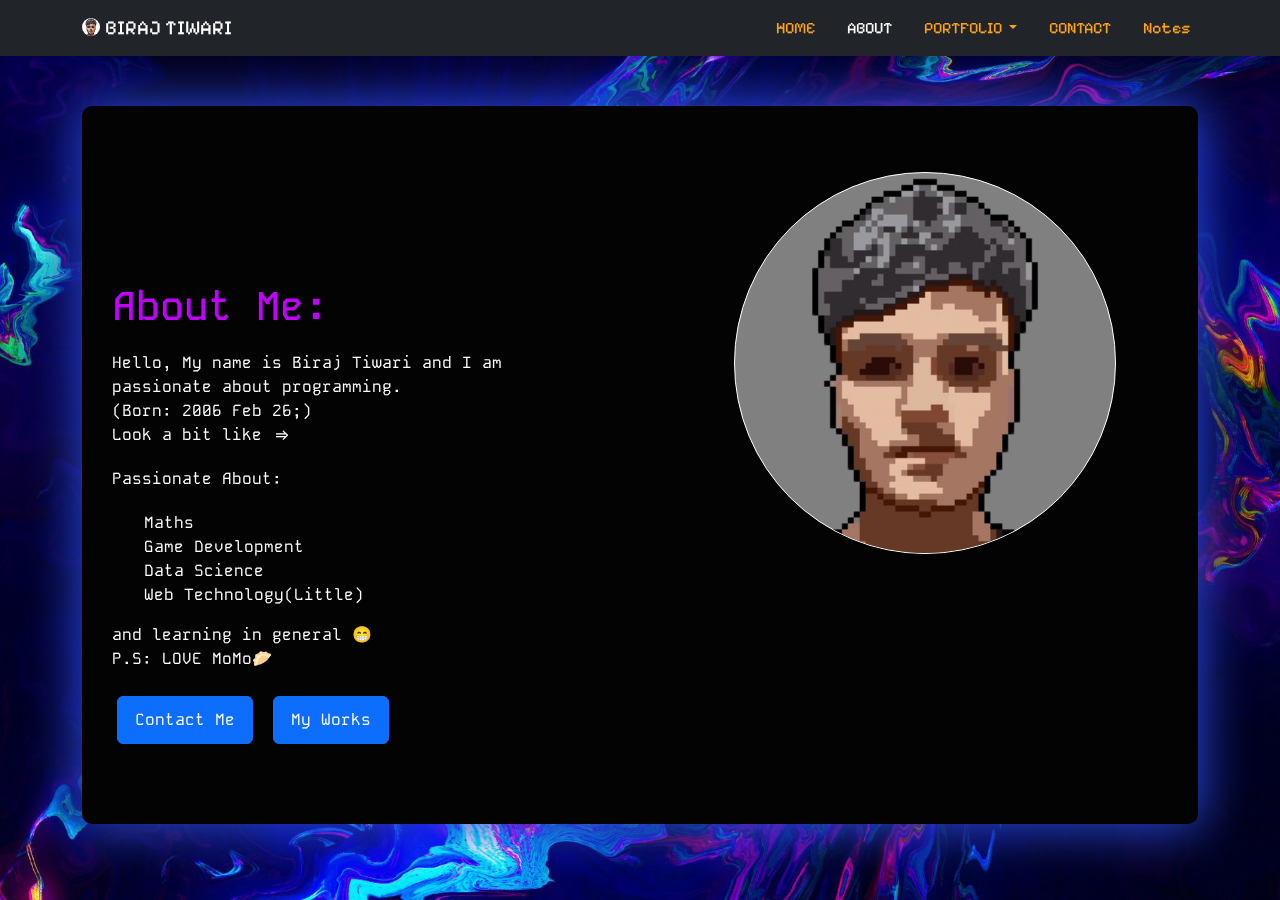
<file: about.html>
<!DOCTYPE html>

<html lang="en">
    <head>
        <!-- Meta Tags -->
        <meta charset="UTF-8">
        <meta name="description" content="Personal Website">
        <meta name="keywords" content="Biraj Tiwari, Game Developer, Game Designer, Programmer, Data Scientist">
        <meta name="author" content="Biraj Tiwari">
        <meta name="viewport" content="width=device-width, initial-scale=1.0">
        <meta http-equiv="Cache-Control" content="no-cache, no-store, must-revalidate">


        <!-- additional scripts for consistency -->
        <link href = "reset.css" rel="stylesheet">
        
        <!-- bootstrap and my css -->
        <link href="https://cdn.jsdelivr.net/npm/bootstrap@5.2.3/dist/css/bootstrap.min.css" rel="stylesheet">
        <script src="https://cdn.jsdelivr.net/npm/bootstrap@5.2.3/dist/js/bootstrap.bundle.min.js"></script>
        <link href="styles.css" rel="stylesheet">
        <script src="index.js"></script>

        <!-- Font from google -->
        <link rel="preconnect" href="https://fonts.googleapis.com">
        <link rel="preconnect" href="https://fonts.gstatic.com" crossorigin>
        <link href="https://fonts.googleapis.com/css2?family=Pixelify+Sans:wght@400..700&display=swap" rel="stylesheet">
        <link href="https://fonts.googleapis.com/css2?family=Kode+Mono:wght@400..700&display=swap" rel="stylesheet">
        
        <!-- Favicon -->
        <link rel="icon" href="img/myFace.png" type="image/icon type">

        <title>AmBiraj</title>
    </head>
    <body>
        <nav class="navbar navbar-expand-lg sticky-top navbar-dark bg-dark">
            <div class="container">
                <a class="navbar-brand" href="#"><img src = "img/myFace.png" id = "faceNavBar">BIRAJ TIWARI</a>
                <button class="navbar-toggler" type="button" data-bs-toggle="collapse" data-bs-target="#navbarSupportedContent" aria-controls="navbarSupportedContent" aria-expanded="false" aria-label="Toggle navigation">
                    <span class="navbar-toggler-icon"></span>
                </button>

                <div class="collapse navbar-collapse justify-content-end" id="navbarSupportedContent">
                    <ul class = "navbar-nav text-right">
                        <!-- Home -->
                        <li class="nav-item">
                            <a class="nav-link" href="home">HOME</a>
                        </li>

                        <!-- About -->
                        <li class="nav-item">
                            <a class="nav-link active" href="#">ABOUT</a>
                        </li>

                        <!-- Portfolio -->
                        <li class="nav-item dropdown">
                            <a class="nav-link dropdown-toggle" href="#" role="button" data-bs-toggle="dropdown" aria-expanded="false">
                                PORTFOLIO
                            </a>
                            <ul class="dropdown-menu">
                                <li><a class="dropdown-item" href="portfolio#collab">Collab Work</a></li>
                                <li><a class="dropdown-item" href="portfolio#self">Self Project</a></li>
                                <li><hr class="dropdown-divider"></li>
                                <li><a class="dropdown-item" href="portfolio#other"">OTHER</a></li>
                            </ul> 
                        </li>

                        <!-- Contact -->
                        <li class="nav-item">
                            <a class="nav-link" aria-current="page" href="contact">CONTACT</a>
                        </li>

                        <!-- Notes -->
                        <li class="nav-item">
                            <a class="nav-link" aria-current="page" href="https://birajtiwari.com.np/notes">Notes</a>
                        </li>
                    </ul>
                </div>
            </div>
        </nav>

        <main>
            <div class = "container">
                <div class = "wrapper">
                    <div class = "row">
                        <div class = "col-md-6">
                            <div class = "feature-box">
                                <h1>About Me:</h1>
                                <p>
                                    Hello, My name is Biraj Tiwari and I am passionate about programming.<br>
                                    (Born: 2006 Feb 26;) <br>
                                    <span class="disableOnSmallerDevice">Look a bit like =></span>
                                </p>

                                <p>
                                    Passionate About:
                                    <ul>
                                        <li>Maths</li>
                                        <li>Game Development</li>
                                        <li>Data Science</li>
                                        <li>Web Technology(Little)</li>
                                    </ul>
                                    <i>and learning in general</i> 😁<br>
                                    P.S: LOVE MoMo🥟
                                </p>
                                <button type="button" class="btn btn-primary"><a href = "contact.html">Contact Me</a></button>
                                <button type="button" class="btn btn-primary" id = "work"><a href = "home.html">My Works</a></button>
                            </div>
                        </div>
                        <div class = "col-md-6">
                            <img src = "img/myFace.png" class = "feature-img">
                        </div>
                    </div>
                </div>
            </div>
        </main>
        <button type="button" class="btn btn-light scroll-to-top-btn" id = "toTop" onclick="toTop()">&uarr;</button>
        <img src="img/background.jpg" class = "background-Img">
    </body>
</html>
</file>
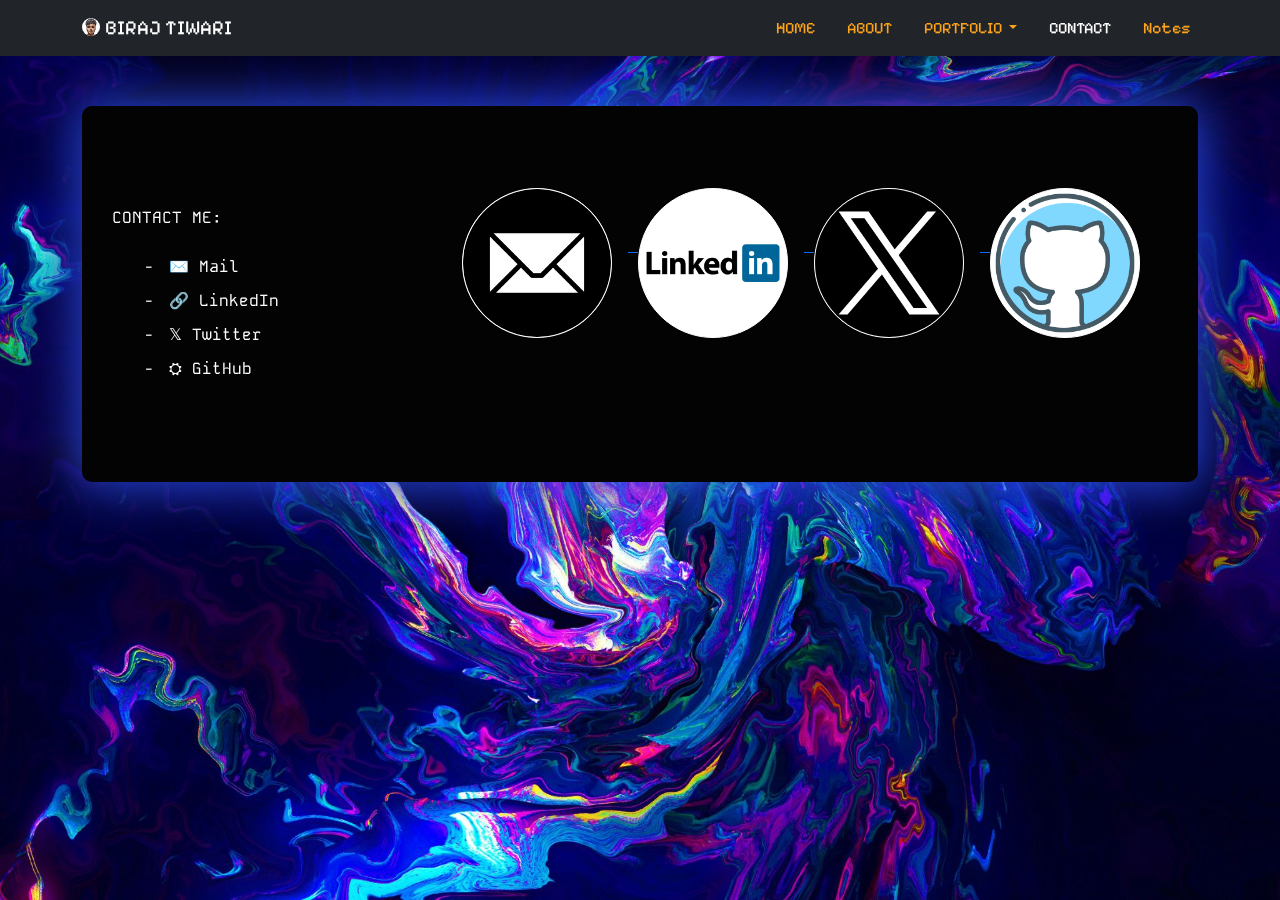
<file: contact.html>
<!DOCTYPE html>

<html lang="en">
    <head>
        <!-- Meta Tags -->
        <meta charset="UTF-8">
        <meta name="description" content="Personal Website">
        <meta name="keywords" content="Biraj Tiwari, Game Developer, Game Designer, Programmer, Data Scientist">
        <meta name="author" content="Biraj Tiwari">
        <meta name="viewport" content="width=device-width, initial-scale=1.0">
        <meta http-equiv="Cache-Control" content="no-cache, no-store, must-revalidate">


        <!-- additional scripts for consistency -->
        <link href = "reset.css" rel="stylesheet">
        
        <!-- bootstrap and my css -->
        <link href="https://cdn.jsdelivr.net/npm/bootstrap@5.2.3/dist/css/bootstrap.min.css" rel="stylesheet">
        <script src="https://cdn.jsdelivr.net/npm/bootstrap@5.2.3/dist/js/bootstrap.bundle.min.js"></script>
        <link href="styles.css" rel="stylesheet">
        <script src="index.js"></script>

        <!-- Font from google -->
        <link rel="preconnect" href="https://fonts.googleapis.com">
        <link rel="preconnect" href="https://fonts.gstatic.com" crossorigin>
        <link href="https://fonts.googleapis.com/css2?family=Pixelify+Sans:wght@400..700&display=swap" rel="stylesheet">
        <link href="https://fonts.googleapis.com/css2?family=Kode+Mono:wght@400..700&display=swap" rel="stylesheet">
        
        <!-- Favicon -->
        <link rel="icon" href="img/myFace.png" type="image/icon type">

        <title>AmBiraj</title>
    </head>
    <body>
        <nav class="navbar navbar-expand-lg sticky-top navbar-dark bg-dark">
            <div class="container">
                <a class="navbar-brand" href="about"><img src = "img/myFace.png" id = "faceNavBar">BIRAJ TIWARI</a>
                <button class="navbar-toggler" type="button" data-bs-toggle="collapse" data-bs-target="#navbarSupportedContent" aria-controls="navbarSupportedContent" aria-expanded="false" aria-label="Toggle navigation">
                    <span class="navbar-toggler-icon"></span>
                </button>

                <div class="collapse navbar-collapse justify-content-end" id="navbarSupportedContent">
                    <ul class = "navbar-nav text-right">
                        <!-- Home -->
                        <li class="nav-item">
                            <a class="nav-link" href="home">HOME</a>
                        </li>

                        <!-- About -->
                        <li class="nav-item">
                            <a class="nav-link" href="about">ABOUT</a>
                        </li>

                        <!-- Portfolio -->
                        <li class="nav-item dropdown">
                            <a class="nav-link dropdown-toggle" href="#" role="button" data-bs-toggle="dropdown" aria-expanded="false">
                                PORTFOLIO
                            </a>
                            <ul class="dropdown-menu">
                                <li><a class="dropdown-item" href="portfolio#collab">Collab Work</a></li>
                                <li><a class="dropdown-item" href="portfolio#self">Self Project</a></li>
                                <li><hr class="dropdown-divider"></li>
                                <li><a class="dropdown-item" href="portfolio#other"">OTHER</a></li>
                            </ul> 
                        </li>

                        <!-- Contact -->
                        <li class="nav-item">
                            <a class="nav-link active" aria-current="page" href="#">CONTACT</a>
                        </li>

                        <!-- Notes -->
                        <li class="nav-item">
                            <a class="nav-link" aria-current="page" href="https://birajtiwari.com.np/notes">Notes</a>
                        </li>
                    </ul>
                </div>
            </div>
        </nav>
        <main>
            <div class = "container">
                <div class = "wrapper">
                    <div class = "row">
                        <div class = "col-md-4">
                            <div class = "feature-box">
                                <p>CONTACT ME:</p>
                                <ul>
                                    <li>
                                        -
                                        <a href="mailto:birajtwr12@gmail.com" target="_blank" title="Link to my gmail">
                                            ✉️ Mail
                                        </a>
                                    </li>
                                    <li>
                                        -
                                        <a href = "https://www.linkedin.com/in/biraj-tiwari-6837982a3/" target="_blank" title="Link to my LinkedIn account">
                                            🔗 LinkedIn
                                        </a>
                                    </li>
                                    <li>
                                        -
                                        <a href="https://x.com/birajtwr" target="_blank" title="Link to my twitter/x account">
                                            𝕏 Twitter
                                        </a>
                                    </li>
                                    <li>
                                        -
                                        <a href="https://github.com/KenniBlank" target="_blank" title="Link to my GitHub">
                                            ⛭ GitHub
                                        </a>
                                    </li>
                                </ul>
                            </div>
                        </div>
                        <div class = "col-md-8">
                            <a href="mailto:birajtwr12@gmail.com" target="_blank" title="Link to my Gmail">
                                <img class = "socialMedia" src = "img/socialMedia/gmail.png" >
                            </a>
                            <a href = "https://www.linkedin.com/in/biraj-tiwari-6837982a3/" target="_blank" title="Link to my LinkedIn account">
                                <img class = "socialMedia" src = "img/socialMedia/linkedin.png">
                            </a>
                            <a href="https://x.com/birajtwr" target="_blank" title="Link to my twitter/X account">
                                <img class = "socialMedia" src = "img/socialMedia/twitter.png">
                            </a>
                            <a href="https://github.com/KenniBlank" target="_blank" title="Link to my GitHub">
                                <img class = "socialMedia" src = "img/socialMedia/github.png">
                            </a>
                        </div>
                    </div>
                </div>
            </div>
        </main>
        <img src="img/background.jpg" class = "background-Img">
    </body>
</html>
</file>
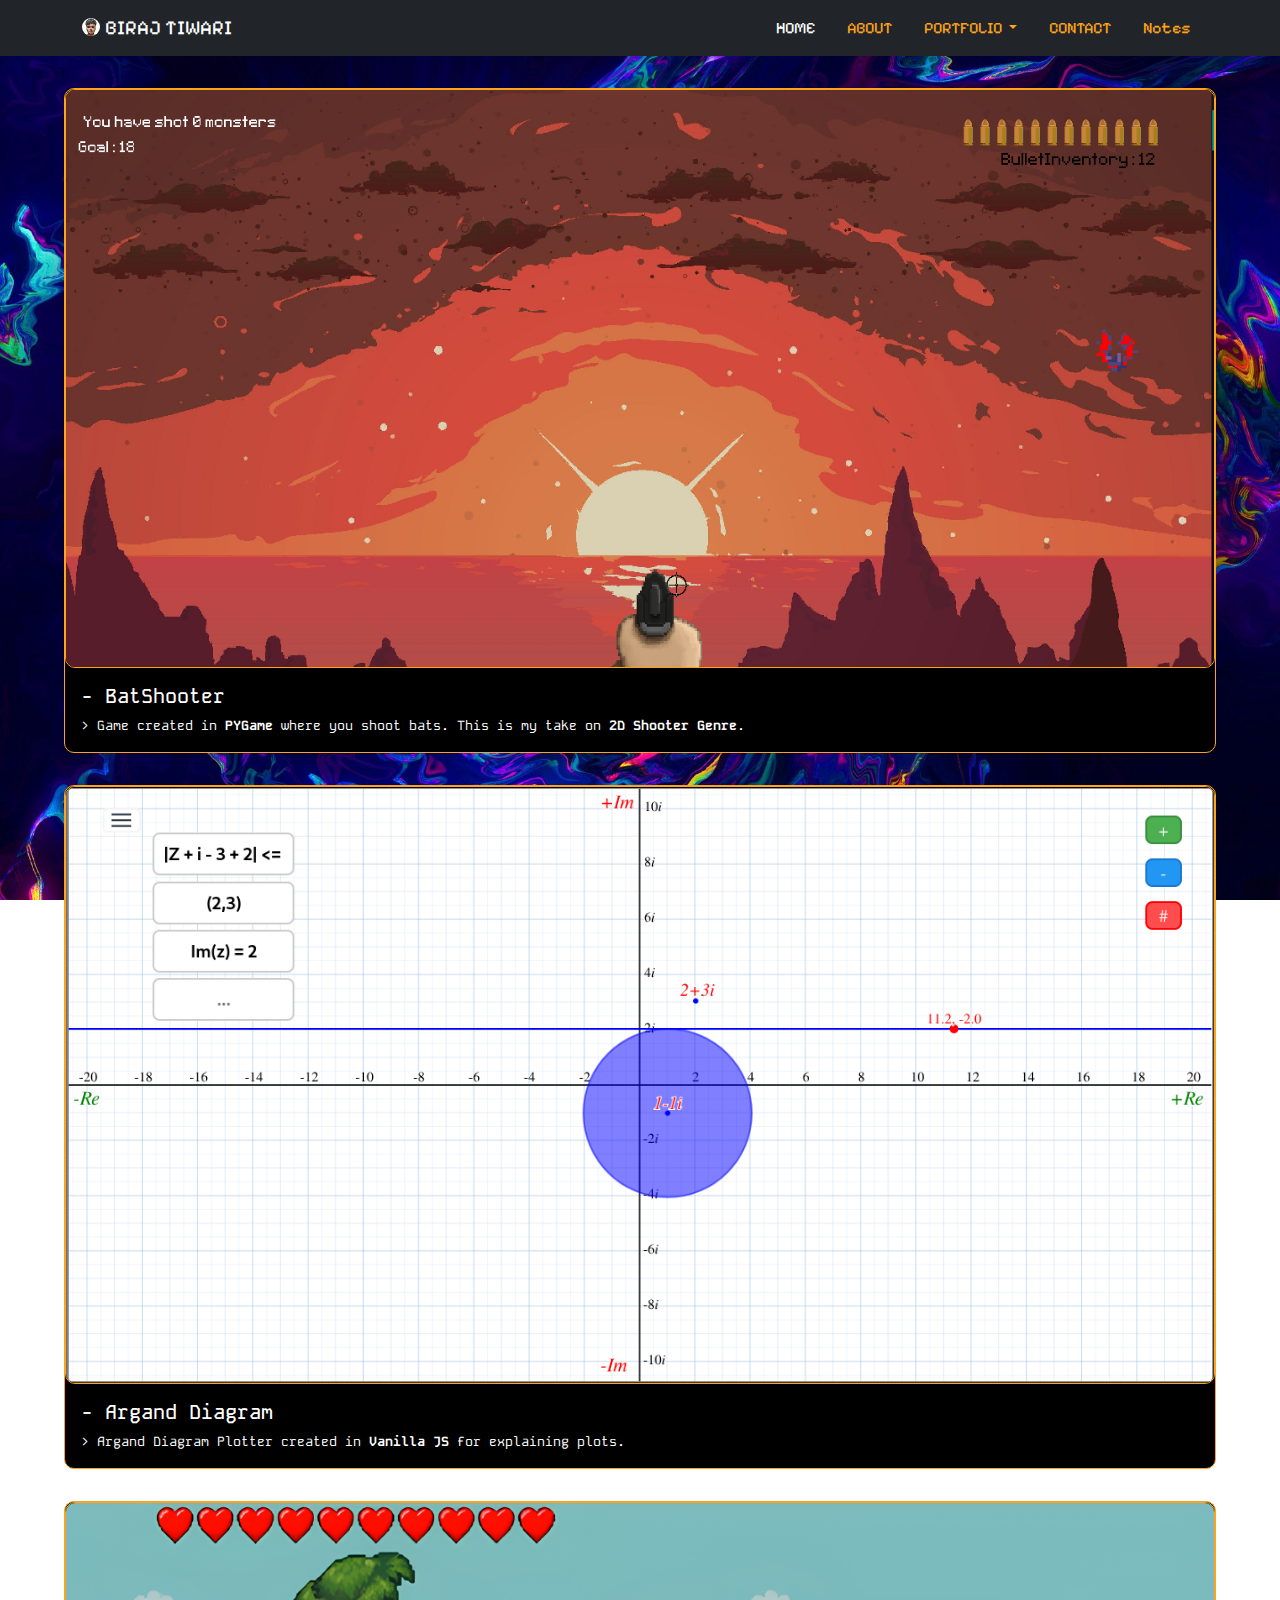
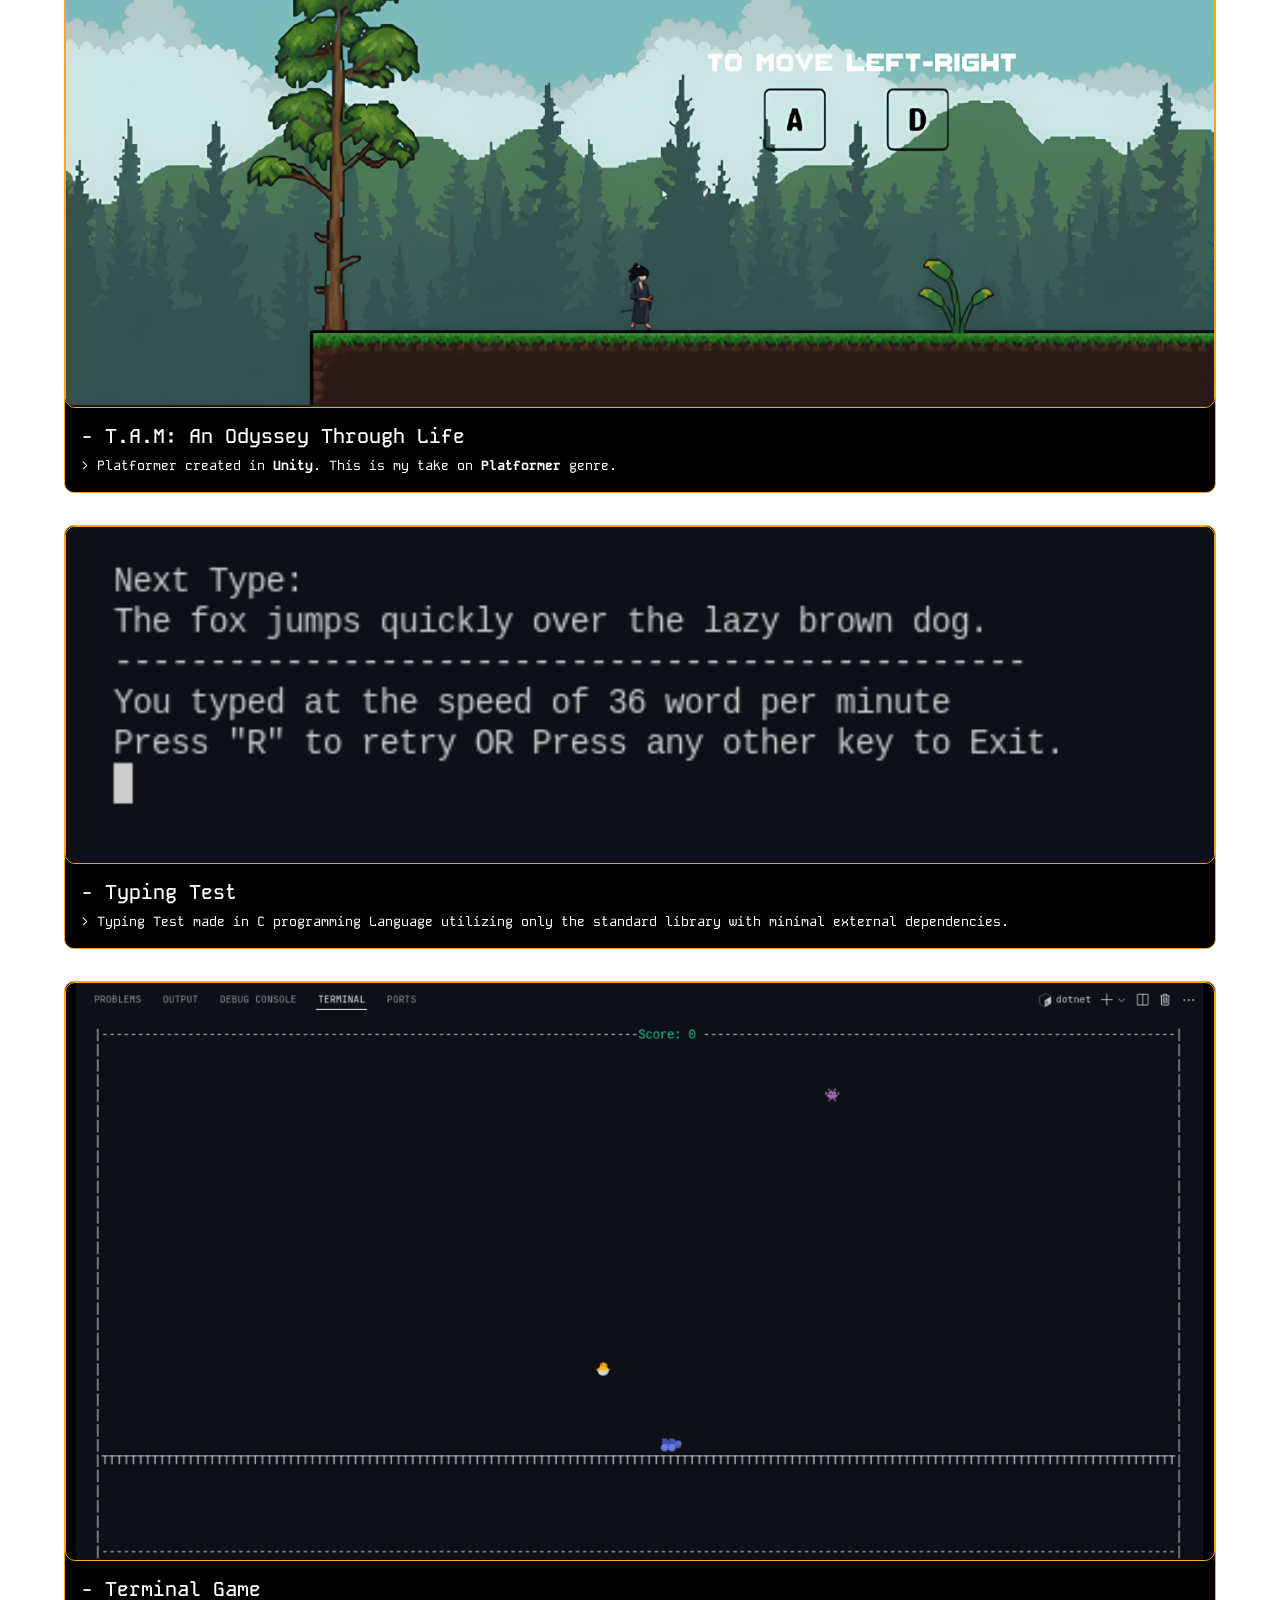
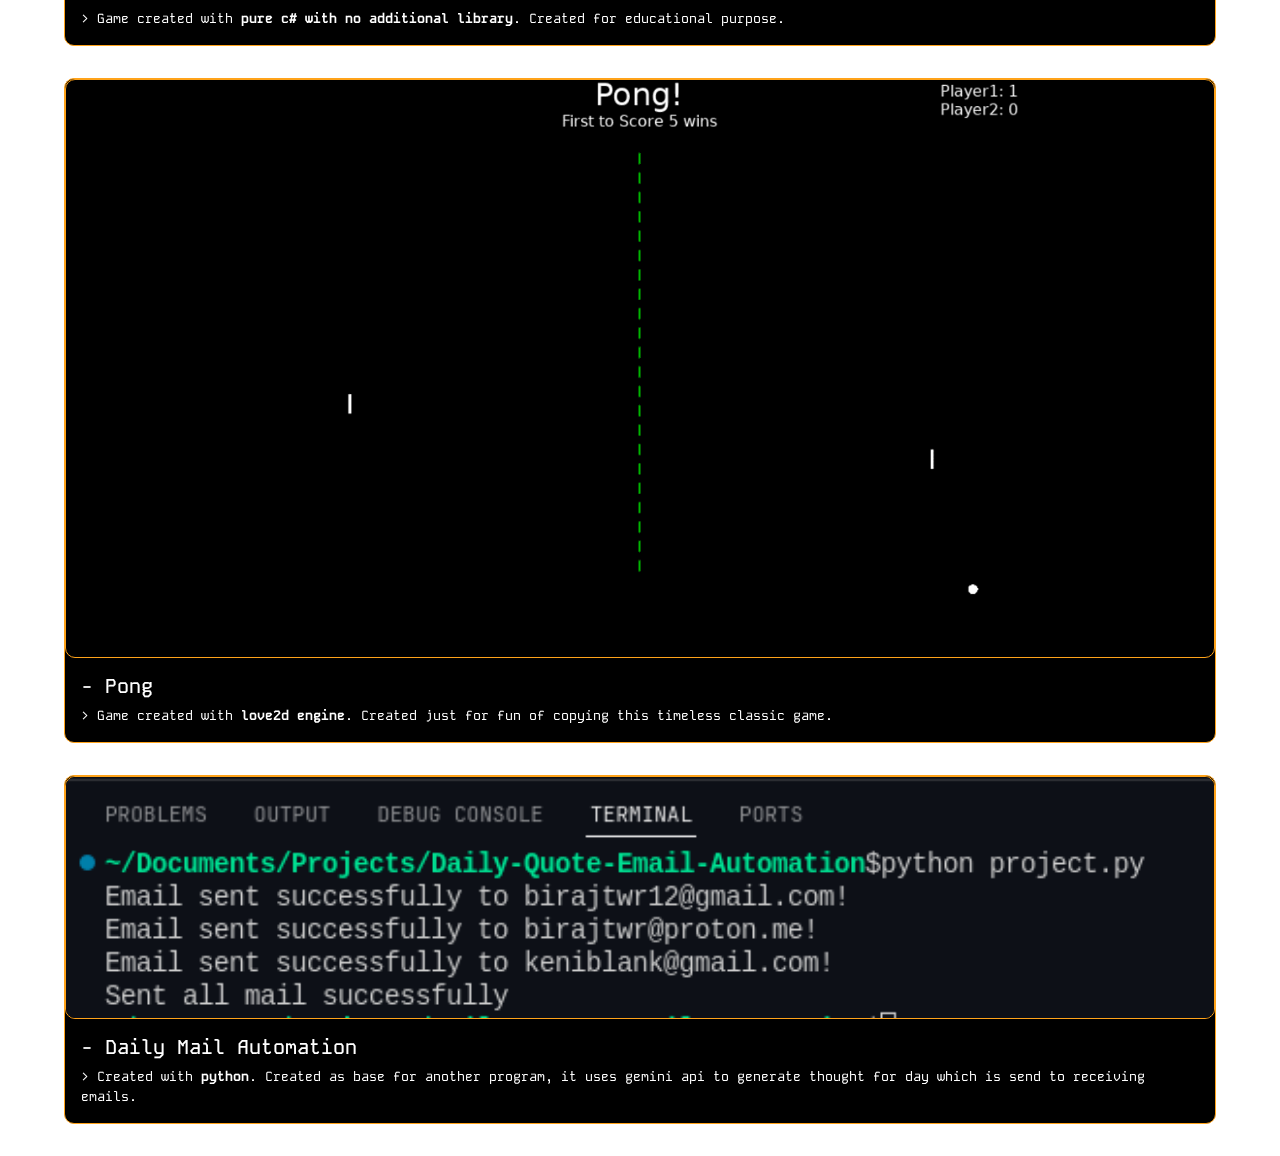
<file: home.html>
<!DOCTYPE html>
<html lang="en">

<head>
    <!-- Meta Tags -->
    <meta charset="UTF-8">
    <meta name="description" content="Personal Website">
    <meta name="keywords" content="Biraj Tiwari, Game Developer, Game Designer, Programmer, Data Scientist">
    <meta name="author" content="Biraj Tiwari">
    <meta name="viewport" content="width=device-width, initial-scale=1.0">
    <meta http-equiv="Cache-Control" content="no-cache, no-store, must-revalidate">

    <!-- additional scripts for consistency -->
    <link href="reset.css" rel="stylesheet">

    <!-- bootstrap and my css -->
    <link href="https://cdn.jsdelivr.net/npm/bootstrap@5.2.3/dist/css/bootstrap.min.css" rel="stylesheet">
    <script src="https://cdn.jsdelivr.net/npm/bootstrap@5.2.3/dist/js/bootstrap.bundle.min.js"></script>
    <link href="styles.css" rel="stylesheet">
    <script src="index.js"></script>

    <!-- Font from google -->
    <link rel="preconnect" href="https://fonts.googleapis.com">
    <link rel="preconnect" href="https://fonts.gstatic.com" crossorigin>
    <link href="https://fonts.googleapis.com/css2?family=Pixelify+Sans:wght@400..700&display=swap" rel="stylesheet">
    <link href="https://fonts.googleapis.com/css2?family=Kode+Mono:wght@400..700&display=swap" rel="stylesheet">

    <!-- Favicon -->
    <link rel="icon" href="img/myFace.png" type="image/icon type">

    <title>AmBiraj</title>
</head>

<body>
    <nav class="navbar navbar-expand-lg sticky-top navbar-dark bg-dark">
        <div class="container">
            <a class="navbar-brand" href="about"><img src="img/myFace.png" id="faceNavBar">BIRAJ TIWARI</a>
            <button class="navbar-toggler" type="button" data-bs-toggle="collapse"
                data-bs-target="#navbarSupportedContent" aria-controls="navbarSupportedContent" aria-expanded="false"
                aria-label="Toggle navigation">
                <span class="navbar-toggler-icon"></span>
            </button>

            <div class="collapse navbar-collapse justify-content-end" id="navbarSupportedContent">
                <ul class="navbar-nav text-right">
                    <!-- Home -->
                    <li class="nav-item">
                        <a class="nav-link active" href="#">HOME</a>
                    </li>

                    <!-- About -->
                    <li class="nav-item">
                        <a class="nav-link" href="about">ABOUT</a>
                    </li>

                    <!-- Portfolio -->
                    <li class="nav-item dropdown">
                        <a class="nav-link dropdown-toggle" href="#" role="button" data-bs-toggle="dropdown"
                            aria-expanded="false">
                            PORTFOLIO
                        </a>
                        <ul class="dropdown-menu">
                            <li><a class="dropdown-item" href="portfolio#collab">Collab Work</a></li>
                            <li><a class="dropdown-item" href="portfolio#self">Self Project</a></li>
                            <li>
                                <hr class="dropdown-divider">
                            </li>
                            <li><a class="dropdown-item" href="portfolio#other">OTHER</a></li>
                        </ul>
                    </li>

                    <!-- Contact -->
                    <li class="nav-item">
                        <a class="nav-link" aria-current="page" href="contact">CONTACT</a>
                    </li>

                    <!-- Notes -->
                    <li class="nav-item">
                        <a class="nav-link" aria-current="page" href="https://birajtiwari.com.np/notes">Notes</a>
                    </li>
                </ul>
            </div>
        </div>
    </nav>
    <main>
        <!-- Note to self: Removed carousel to maintain same theme across all devices -->
        <div class="smallScreen" style="font-size: smaller;">
            <div class="card">
                <a href="portfolio#self"><img src="img/Projects/batShooter/1.png" class="card-img-top"
                        alt="Game Image of BatShooter Game"></a>
                <div class="card-body">
                    <h5 class="card-title">- BatShooter</h5>
                    <p class="card-text">> Game created in <strong>PYGame</strong> where you shoot bats. This is my take
                        on <strong>2D Shooter Genre</strong>.</p>
                </div>
            </div>

            <div class="card">
                <a href="portfolio#self"><img src="img/Projects/ArgandDiagram/argand.png" class="card-img-top"
                        alt="Game Image of ArgandDiagram"></a>
                <div class="card-body">
                    <h5 class="card-title">- Argand Diagram</h5>
                    <p class="card-text">> Argand Diagram Plotter created in <strong>Vanilla JS</strong> for explaining
                        plots.</p>
                </div>
            </div>

            <div class="card">
                <a href="portfolio#self"><img src="img/Projects/TAM/TAM.png" class="card-img-top"
                        alt="Game Image of T.A.M game"></a>
                <div class="card-body">
                    <h5 class="card-title">- T.A.M: An Odyssey Through Life</h5>
                    <p class="card-text">> Platformer created in <strong>Unity</strong>. This is my take on
                        <strong>Platformer</strong> genre.</p>
                </div>
            </div>

            <div class="card">
                <a href="portfolio#self"><img src="img/Projects/TypingTest/thumbnail.png" class="card-img-top"
                        alt="Typing Test Image"></a>
                <div class="card-body">
                    <h5 class="card-title">- Typing Test </h5>
                    <p class="card-text">> Typing Test made in C programming Language utilizing only the standard
                        library with minimal external dependencies.</p>
                </div>
            </div>

            <div class="card">
                <a href="portfolio#self"><img src="img/Projects/terminalGame/1.png" class="card-img-top"
                        alt="Game Made in Terminal With C#"></a>
                <div class="card-body">
                    <h5 class="card-title">- Terminal Game</h5>
                    <p class="card-text">> Game created with <strong>pure c# with no additional library</strong>.
                        Created for educational purpose.</p>
                </div>
            </div>

            <div class="card">
                <a href="portfolio#self"><img src="img/Projects/pong/1.png" class="card-img-top"
                        alt="Classic pingPong game"></a>
                <div class="card-body">
                    <h5 class="card-title">- Pong</h5>
                    <p class="card-text">> Game created with <strong>love2d engine</strong>. Created just for fun of
                        copying this timeless classic game.</p>
                </div>
            </div>

            <div class="card">
                <a href="portfolio#self"><img src="img/Projects/mailAuto/dailyMailAutomation.png" class="card-img-top"
                        alt="program successfully run image"></a>
                <div class="card-body">
                    <h5 class="card-title">- Daily Mail Automation</h5>
                    <p class="card-text">> Created with <strong>python</strong>. Created as base for another program, it
                        uses gemini api to generate thought for day which is send to receiving emails.</p>
                </div>
            </div>

        </div>
    </main>
    <button type="button" class="btn btn-light scroll-to-top-btn" id="toTop" onclick="toTop()">&uarr;</button>
    <img src="img/background.jpg" class="background-Img">
</body>

</html>
</file>
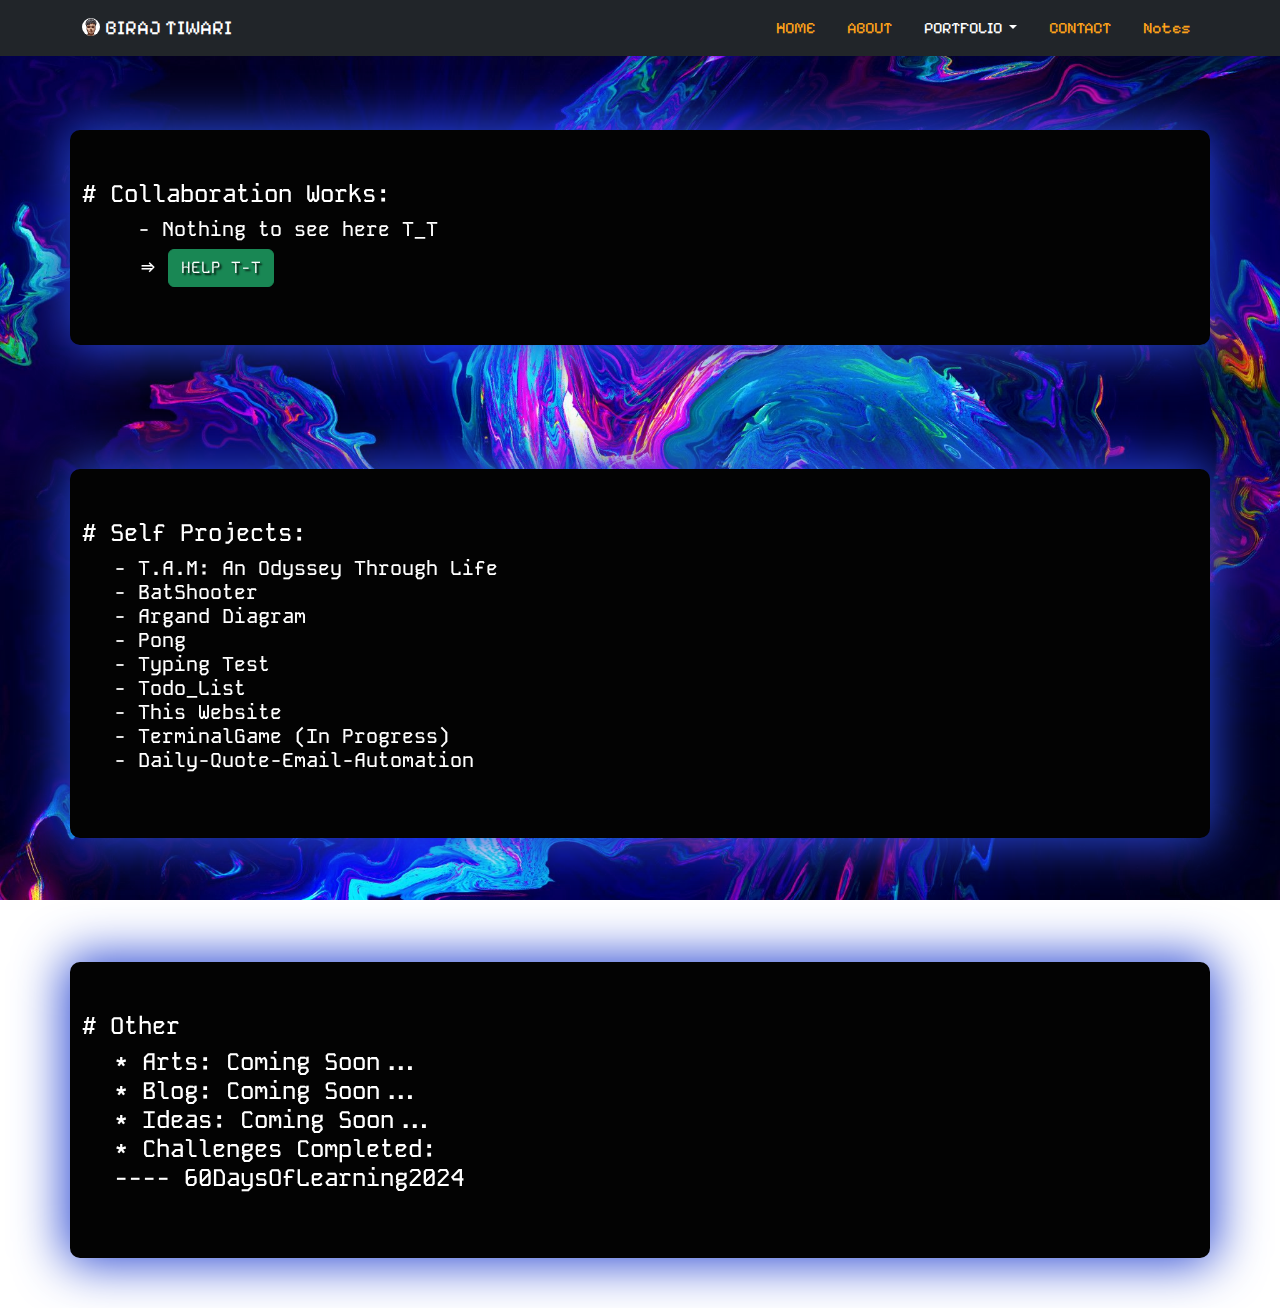
<file: portfolio.html>
<!DOCTYPE html>

<html lang="en">

<head>
    <!-- Meta Tags -->
    <meta charset="UTF-8">
    <meta name="description" content="Personal Website">
    <meta name="keywords" content="Biraj Tiwari, Game Developer, Game Designer, Programmer, Data Scientist">
    <meta name="author" content="Biraj Tiwari">
    <meta name="viewport" content="width=device-width, initial-scale=1.0">
    <meta http-equiv="Cache-Control" content="no-cache, no-store, must-revalidate">

    <!-- additional scripts for consistency -->
    <link href="reset.css" rel="stylesheet">

    <!-- bootstrap and my css -->
    <link href="https://cdn.jsdelivr.net/npm/bootstrap@5.2.3/dist/css/bootstrap.min.css" rel="stylesheet">
    <script src="https://cdn.jsdelivr.net/npm/bootstrap@5.2.3/dist/js/bootstrap.bundle.min.js"></script>
    <link href="styles.css" rel="stylesheet">
    <script src="index.js"></script>

    <!-- Font from google -->
    <link rel="preconnect" href="https://fonts.googleapis.com">
    <link rel="preconnect" href="https://fonts.gstatic.com" crossorigin>
    <link href="https://fonts.googleapis.com/css2?family=Pixelify+Sans:wght@400..700&display=swap" rel="stylesheet">
    <link href="https://fonts.googleapis.com/css2?family=Kode+Mono:wght@400..700&display=swap" rel="stylesheet">

    <!-- Favicon -->
    <link rel="icon" href="img/myFace.png" type="image/icon type">

    <title>AmBiraj</title>
</head>

<body>
    <nav class="navbar navbar-expand-lg sticky-top navbar-dark bg-dark">
        <div class="container">
            <a class="navbar-brand" href="about"><img src="img/myFace.png" id="faceNavBar">BIRAJ TIWARI</a>
            <button class="navbar-toggler" type="button" data-bs-toggle="collapse"
                data-bs-target="#navbarSupportedContent" aria-controls="navbarSupportedContent" aria-expanded="false"
                aria-label="Toggle navigation">
                <span class="navbar-toggler-icon"></span>
            </button>

            <div class="collapse navbar-collapse justify-content-end" id="navbarSupportedContent">
                <ul class="navbar-nav text-right">
                    <!-- Home -->
                    <li class="nav-item">
                        <a class="nav-link" href="home">HOME</a>
                    </li>

                    <!-- About -->
                    <li class="nav-item">
                        <a class="nav-link" href="about">ABOUT</a>
                    </li>

                    <!-- Portfolio -->
                    <li class="nav-item dropdown">
                        <a class="nav-link dropdown-toggle active" href="#" role="button" data-bs-toggle="dropdown"
                            aria-expanded="false">
                            PORTFOLIO
                        </a>
                        <ul class="dropdown-menu">
                            <li><a class="dropdown-item" href="portfolio#collab">Collab Work</a></li>
                            <li><a class="dropdown-item" href="portfolio#self">Self Project</a></li>
                            <li>
                                <hr class="dropdown-divider">
                            </li>
                            <li><a class="dropdown-item" href="portfolio#other"">OTHER</a></li>
                            </ul>                           
                        </li>

                        <!-- Contact -->
                        <li class=" nav-item">
                                    <a class="nav-link" aria-current="page" href="contact">CONTACT</a>
                            </li>

                            <!-- Notes -->
                            <li class="nav-item">
                                <a class="nav-link" aria-current="page"
                                    href="https://birajtiwari.com.np/notes">Notes</a>
                            </li>
                        </ul>
            </div>
        </div>
    </nav>

    <main>
        <div id="collab" style="color: transparent;">Collab Works</div>
        <div class="container wrapper portFolio">
            <h4 style="margin-left: auto;"># Collaboration Works:</h4>
            <h5 style="margin-left: 5%;"> - Nothing to see here T_T</h5>
            <h6 style="margin-left: 5%;">=> <button type="button" class="btn btn-success"><a href="contact"
                        style="text-shadow: 2px 2px 2px black;">HELP T-T</a></button></h6>
        </div>
        <div id="self" style="color: transparent;">Self Works</div>
        <div class="container wrapper portFolio">
            <h4># Self Projects:</h4>
            <h5>
                <ul>
                    <li>- <a href="https://github.com/KenniBlank/T.A.M-Game-" target="_blank">T.A.M: An Odyssey Through
                            Life</a></li>
                    <li>- <a href="https://github.com/KenniBlank/BatShooterGame" target="_blank">BatShooter</a></li>
                    <li>- <a href="https://github.com/argandiagram/ArganDiagram.github.io" target="_blank">Argand
                            Diagram</a></li>
                    <li>- <a href="https://github.com/KenniBlank/pongInLove2D" target="_blank">Pong</a></li>
                    <li>- <a href="https://github.com/KenniBlank/TypingTestInC" target="_blank">Typing Test</a></li>
                    <li>- <a href="https://github.com/KenniBlank/Todo_List" target="_blank">Todo_List</a></li>
                    <li>- <a href="https://github.com/KenniBlank/kenniblank.github.io" target="_blank">This Website</a>
                    </li>
                    <li>- <a href="#" target="_blank">TerminalGame (In Progress)</a></li>
                    <li>- <a href="https://github.com/KenniBlank/Daily-Quote-Email-Automation"
                            target="_blank">Daily-Quote-Email-Automation</a></li>
                </ul>
            </h5>
        </div>
        <div id="other" style="color: transparent;">OtherWorks(Will Add Later On)</div>
        <div class="container wrapper portFolio">
            <h4># Other</h4>
            <h4>
                <ul>
                    <li>* Arts: Coming Soon...</li>
                    <li>* Blog: Coming Soon...</li>
                    <li>* Ideas: Coming Soon...</li>
                    <li>
                        * Challenges Completed:
                    <li><a href="https://x.com/birajtwr/status/1828038820803305814" target="_blank">----
                            60DaysOfLearning2024</a></li>
                    </li>
                </ul>
            </h4>
        </div>
    </main>
    <button type="button" class="btn btn-light scroll-to-top-btn" id="toTop" onclick="toTop()">&uarr;</button>
    <img src="img/background.jpg" class="background-Img">
</body>

</html>
</file>
<file: styles.css>
* {
    margin: 0;
    padding: 0;
    font-size: 100%;
    list-style: none;
}

#toTop{
    display: none;
}

body{
    font-family: "Kode Mono", monospace;
    font-optical-sizing: auto;
    font-style: normal;
    cursor: cell;
}
nav{
    font-family: "Pixelify Sans", sans-serif;
}
.nav-link{
    color: #ffa31a;
    font-weight: 400;
    margin-left: 1em; 
}

#faceNavBar
{
    margin-right: 5px; 
    margin-bottom: 5px; 
    background-color: rgb(255, 255, 255); 
    border-radius: 50%;
    height: 18px;
    width : 18px;
}

.wrapper {
    margin: 50px auto;
    border-radius: 10px;
    padding-top: 50px;
    padding-bottom: 50px;
    box-shadow: 0 0 50px 5px rgba(40, 70, 210, 2);
    background-color: #030303;
    z-index: 1;
    position: relative;
}


.feature-box
{
    padding: 30px;
    color: #FFFFFF;
}

.feature-box h1
{
    margin-top: 20%;
    color: #c200ff;
}

.feature-box p
{
    margin: 20px auto;
    color: white;
}

.feature-box a {
    text-decoration: none;
    color: black;
    padding: 5px;
    display: inline-block;
    background-color: transparent;
    border: none;
    color: white;
}

.feature-box a:hover {
    text-decoration: none;
    color: orange;
    padding: 5px;
    display: inline-block;
    background-color: transparent;
    border: none;
}


.feature-img {
    width: 70%;
    margin: auto auto;
    margin-top: 1em;
    display: block;
    border: 1px solid white;
    border-radius: 50%;
    background-color: grey;
}


.background-Img {
    position: fixed;
    bottom: 0;
    left: 0;
    width: 100%;
    height: 100%;
    z-index: -1;
    opacity: 1;
    object-fit: cover;
}

.smallScreen img, .card{
    border: 1px solid #ffa31a;
    border-radius: 10px;
    color: white;
    background-color: black;
}
.smallScreen .card{
    display: block;
    width: 90%; 
    margin: 2rem auto;
}

@media only screen and (max-width: 768px)
{
    .feature-box a
    {
        padding: 5px 8px;
        margin-right: 10px;
    } 
    .feature-img {
        display: none;
    }
    .socialMedia{
        display: none;
    }
    .scroll-to-top-btn {
        position: fixed;
        bottom: 7%; /* Adjust as needed */
        right: 7%; /* Adjust as needed */
        z-index: 5; /* Ensure it's above other content */
    }    
    .disableOnSmallerDevice{
        display: none;
    }
    @media only screen and (max-width: 410px)
    {
        .smallScreen .card{
            width: 95%; 
            margin: 2.5%;
        }
    }
    @media only screen and (max-width: 371px)
    {
        #work{
            margin-top: 1rem;
        }
        #toTop{
            display: block;
        }
    }
}

.socialMedia{
    border-radius:50%;
    width: 150px;
    border: 1px solid white;
    background-color: white;
    margin-top: 2em;
    margin-left: 0;
    margin-right: 1em;
    margin-bottom: 0;
    color:white;
}
.feature-box button{
    margin: 5px;
    margin-bottom: 0;
}

.gameImageSize{
    height: 92vh;
}

.portFolio, .portFolio a{
    color: white;
    text-decoration: none;
}

.portFolio a:hover {
    color: orange;
}
</file>
